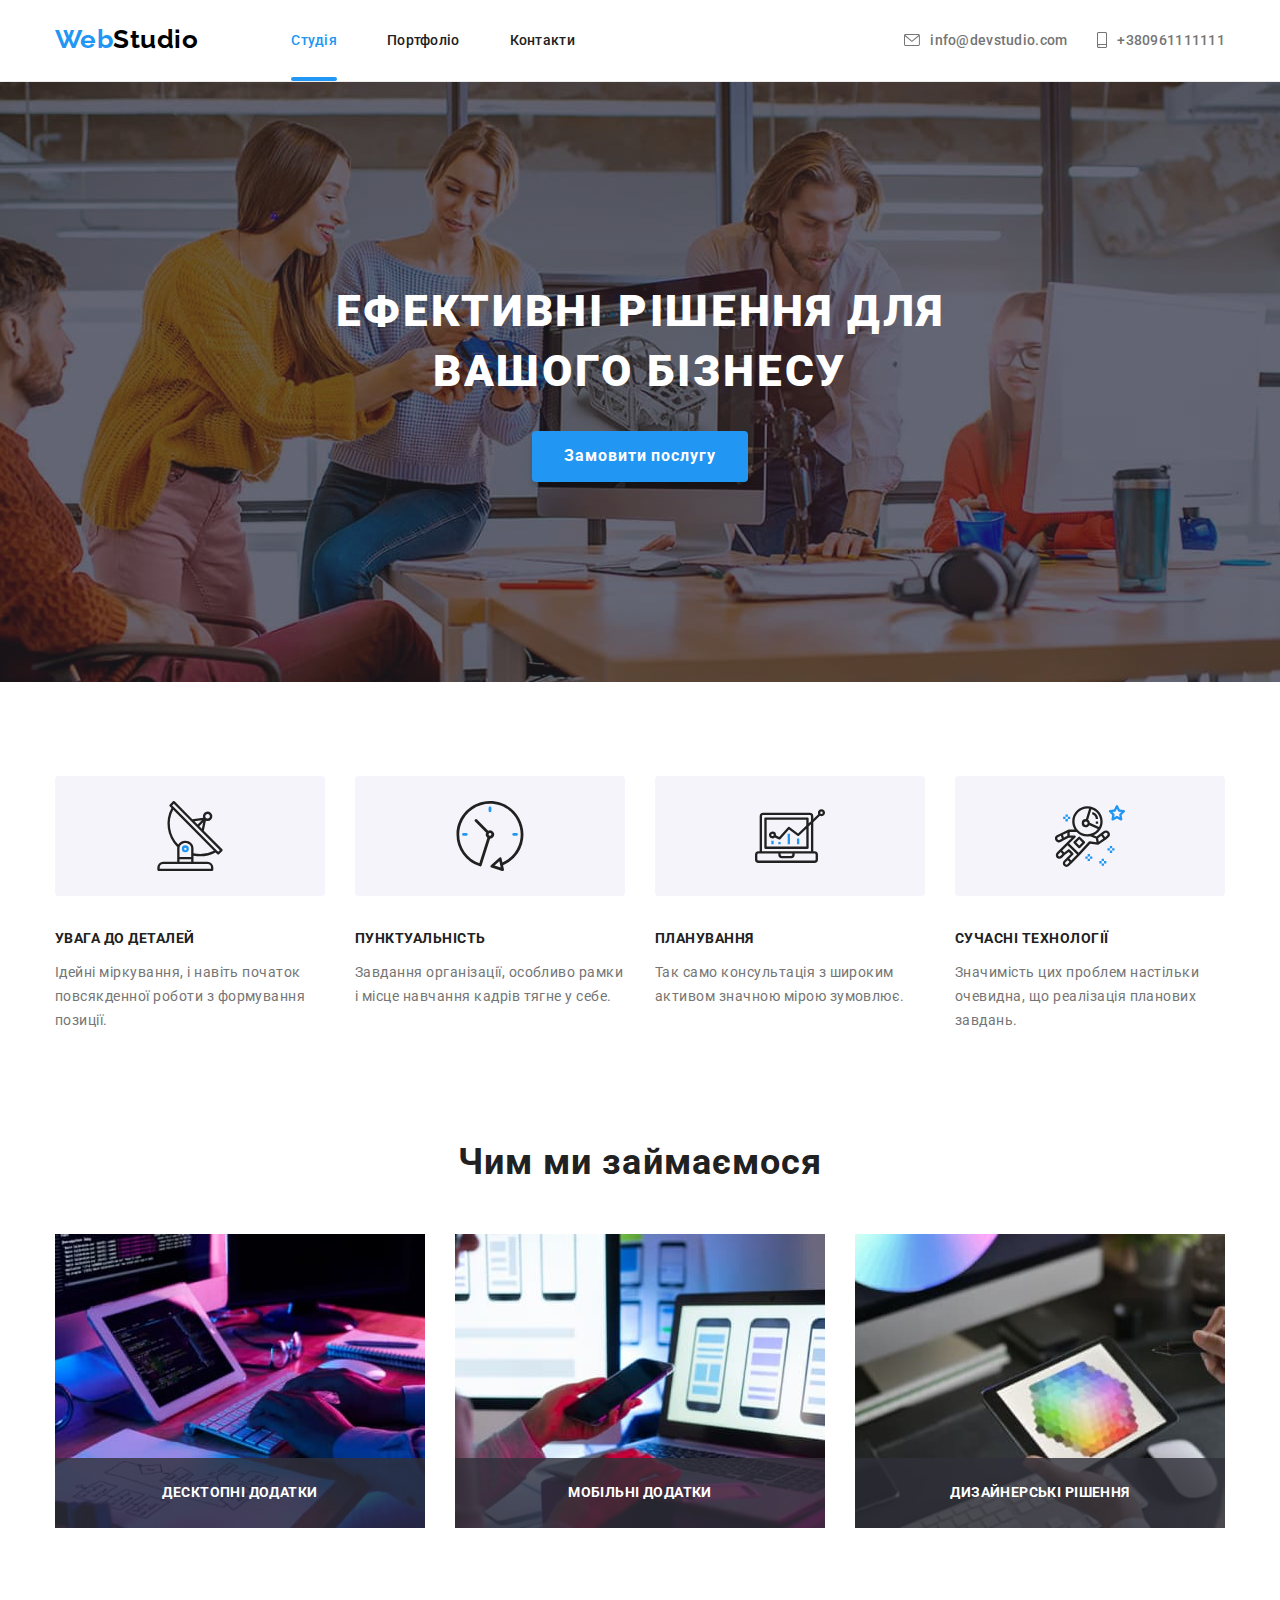
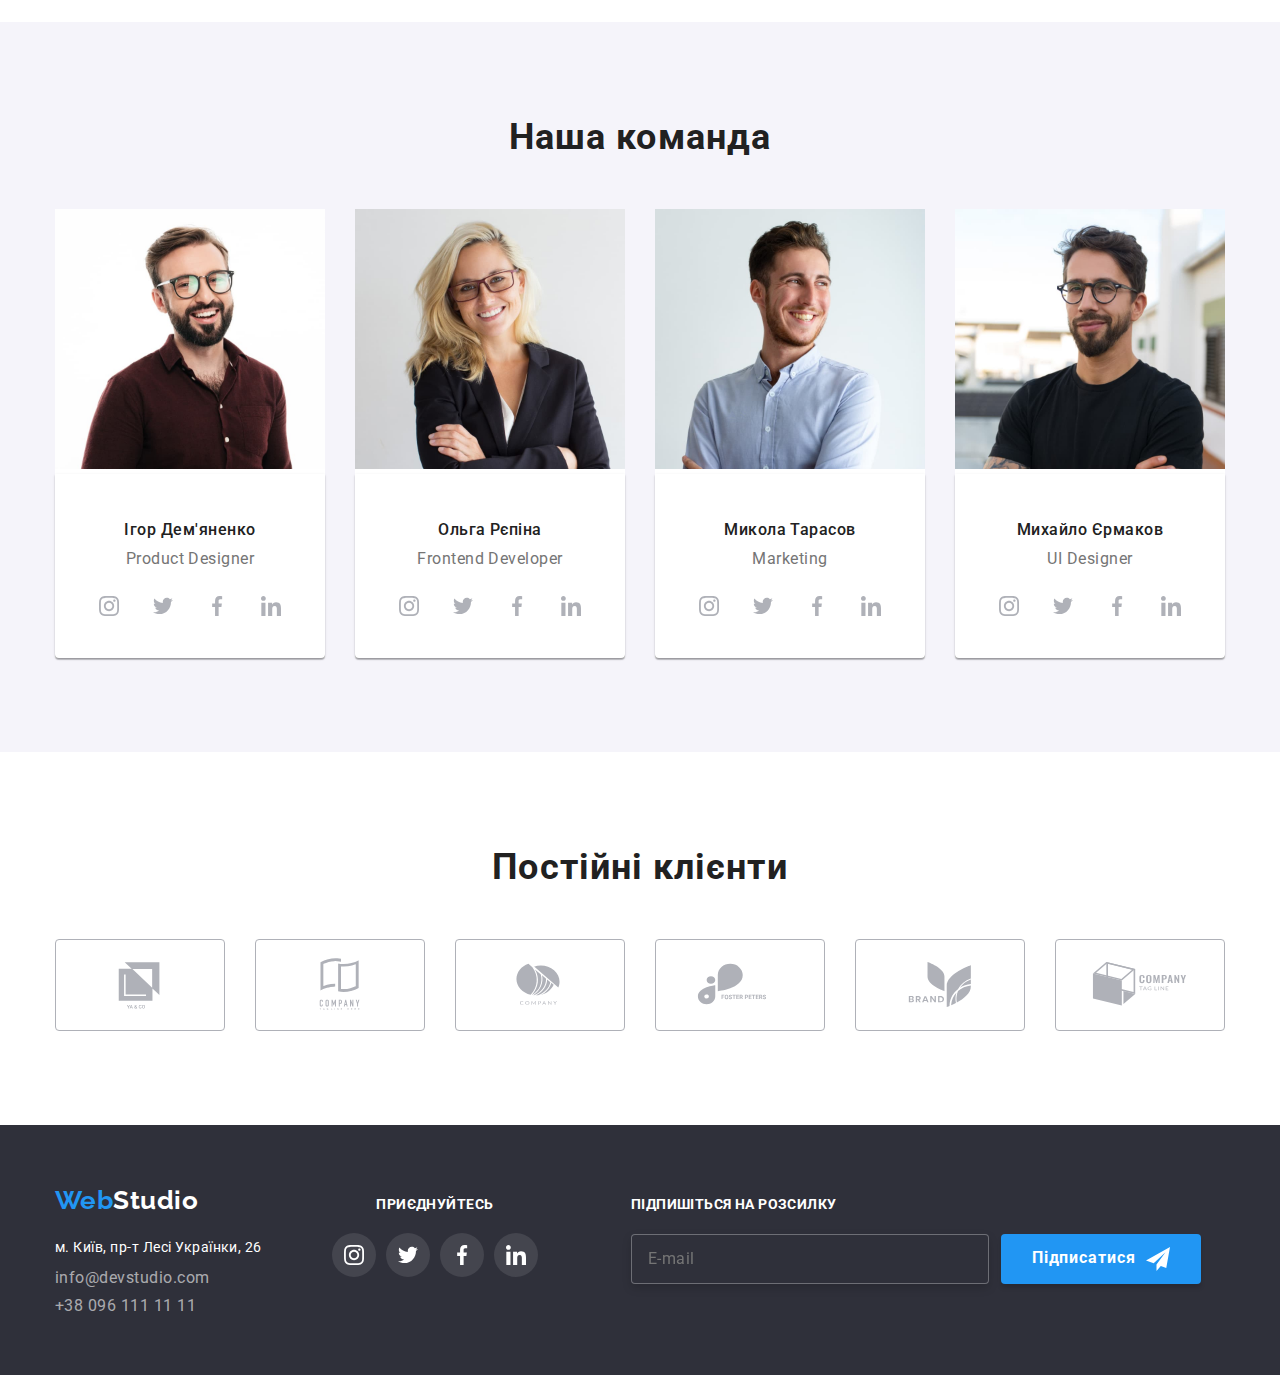
<file: index.html>
<!DOCTYPE html>
<html lang="en">
  <head>
    <meta charset="UTF-8" />
    <meta http-equiv="X-UA-Compatible" content="IE=edge" />
    <meta name="viewport" content="width=device-width, initial-scale=1.0" />
    <title>Головна</title>
    <!-- <link
      href="https://fonts.googleapis.com/css2?family=Raleway:wght@700&family=Roboto:wght@400;500;700;900&display=swap"
      rel="stylesheet"
    />
    <link
      rel="stylesheet"
      href="https://cdnjs.cloudflare.com/ajax/libs/modern-normalize/1.0.0/modern-normalize.min.css"
    /> -->
    <link rel="stylesheet" href="./css/main.min.css" />
    <!-- <link rel="stylesheet" href="./css/styles.css" /> -->
  </head>

  <body>
    <!--Site nav-->
    <header class="header">
      <div class="main-navigation">
        <nav class="site-navigation">
          <a href="./index.html" class="logo">
            <span class="logo--blue">Web</span><span class="logo--black">Studio</span>
          </a>
          <ul class="site-navigation__list">
            <li class="site-navigation__item"><a href="Студія" class="link current">Студія</a></li>
            <li class="site-navigation__item">
              <a href="./portfolio.html" class="link">Портфоліо</a>
            </li>
            <li class="site-navigation__item"><a href="Контакти" class="link">Контакти</a></li>
          </ul>
        </nav>
        <ul class="connection">
          <li class="connection__item">
            <a class="connection__link" href="#" aria-label="envelope">
              <svg class="connection__icon" width="16" height="12">
                <use href="./images/symbol-defs.svg#icon-envelope"></use>
              </svg>
              info@devstudio.com
            </a>
          </li>
          <li class="connection__item">
            <a class="connection__link" href="#" aria-label="smartphone">
              <svg class="connection__icon" width="10" height="16">
                <use href="./images/symbol-defs.svg#icon-smartphone"></use>
              </svg>
              +380961111111
            </a>
          </li>
        </ul>
      </div>
    </header>

    <main>
      <section class="hero">
        <div class="hero__overlay">
          <h1 class="hero__title">
            Ефективні рішення для <br />
            вашого бізнесу
          </h1>
          <button type="button" class="hero__button" data-modal-open>Замовити послугу</button>
        </div>
      </section>

      <!--Features-->
      <section class="features">
        <h2 class="features__title">Особливості</h2>
        <div class="container">
          <ul class="features__list">
            <li class="features__item--first features__item">
              <h3 class="features__name">УВАГА ДО ДЕТАЛЕЙ</h3>
              <p class="features__text">
                Ідейні міркування, і навіть початок повсякденної роботи з формування позиції.
              </p>
            </li>
            <li class="features__item--second features__item">
              <h3 class="features__name">ПУНКТУАЛЬНІСТЬ</h3>
              <p class="features__text">
                Завдання організації, особливо рамки і місце навчання кадрів тягне у себе.
              </p>
            </li>
            <li class="features__item--third features__item">
              <h3 class="features__name">ПЛАНУВАННЯ</h3>
              <p class="features__text">
                Так само консультація з широким активом значною мірою зумовлює.
              </p>
            </li>
            <li class="features__item--fouth features__item">
              <h3 class="features__name">СУЧАСНІ ТЕХНОЛОГІЇ</h3>
              <p class="features__text">
                Значимість цих проблем настільки очевидна, що реалізація планових завдань.
              </p>
            </li>
          </ul>
        </div>
      </section>

      <!--Work-->
      <section class="works">
        <h2 class="works__title">Чим ми займаємося</h2>
        <div class="container">
          <ul class="works__list">
            <li class="works__item">
              <div class="thumb">
                <img
                  src="./images/box1.jpg"
                  alt="Людина за комп'ютером"
                  width="370"
                  height="294"
                  class="thumb__img"
                />
                <div class="thumb__card"><p class="thumb__text">Десктопні додатки</p></div>
              </div>
            </li>

            <li class="works__item">
              <div class="thumb">
                <img
                  src="./images/box2.jpg"
                  alt="Людина за комп'ютером"
                  width="370"
                  height="294"
                  class="thumb__img"
                />
                <div class="thumb__card"><p class="thumb__text">Мобільні додатки</p></div>
              </div>
            </li>

            <li class="works__item">
              <div class="thumb">
                <img
                  src="./images/box3.jpg"
                  alt="Людина за комп'ютером"
                  width="370"
                  height="294"
                  class="thumb__img"
                />
                <div class="thumb__card"><p class="thumb__text">Дизайнерські рішення</p></div>
              </div>
            </li>
          </ul>
        </div>
      </section>

      <!--Command-->
      <section class="command">
        <h2 class="command__title">Наша команда</h2>
        <div class="container">
          <ul class="command__list">
            <li class="command__item">
              <img
                src="./images/productdesigner.jpg"
                alt="Product Designer"
                width="270"
                height="260"
              />
              <div class="person">
                <h3 class="person__title">Ігор Дем'яненко</h3>
                <p class="person__post">Product Designer</p>
                <ul class="social">
                  <li class="social__item">
                    <a class="social__link" href="#" aria-label="instagram">
                      <svg class="social__icon" width="20" height="20">
                        <use href="./images/symbol-defs.svg#icon-instagram"></use>
                      </svg>
                    </a>
                  </li>
                  <li class="social__item">
                    <a class="social__link" href="#" aria-label="twitter">
                      <svg class="social__icon" width="20" height="20">
                        <use href="./images/symbol-defs.svg#icon-twitter"></use>
                      </svg>
                    </a>
                  </li>
                  <li class="social__item">
                    <a class="social__link" href="#" aria-label="facebook">
                      <svg class="social__icon" width="20" height="20">
                        <use href="./images/symbol-defs.svg#icon-facebook"></use>
                      </svg>
                    </a>
                  </li>
                  <li class="social__item">
                    <a class="social__link" href="#" aria-label="linkedin">
                      <svg class="social__icon" width="20" height="20">
                        <use href="./images/symbol-defs.svg#icon-linkedin"></use>
                      </svg>
                    </a>
                  </li>
                </ul>
              </div>
            </li>
            <li class="command__item">
              <img
                src="./images/frontenddeveloper.jpg"
                alt="Frontend Developer"
                width="270"
                height="260"
              />
              <div class="person">
                <h3 class="person__title">Ольга Рєпіна</h3>
                <p class="person__post">Frontend Developer</p>
                <ul class="social">
                  <li class="social__item">
                    <a class="social__link" href="#" aria-label="instagram">
                      <svg class="social__icon" width="20" height="20">
                        <use href="./images/symbol-defs.svg#icon-instagram"></use>
                      </svg>
                    </a>
                  </li>
                  <li class="social__item">
                    <a class="social__link" href="#" aria-label="twitter">
                      <svg class="social__icon" width="20" height="20">
                        <use href="./images/symbol-defs.svg#icon-twitter"></use>
                      </svg>
                    </a>
                  </li>
                  <li class="social__item">
                    <a class="social__link" href="#" aria-label="facebook">
                      <svg class="social__icon" width="20" height="20">
                        <use href="./images/symbol-defs.svg#icon-facebook"></use>
                      </svg>
                    </a>
                  </li>
                  <li class="social__item">
                    <a class="social__link" href="#" aria-label="linkedin">
                      <svg class="social__icon" width="20" height="20">
                        <use href="./images/symbol-defs.svg#icon-linkedin"></use>
                      </svg>
                    </a>
                  </li>
                </ul>
              </div>
            </li>
            <li class="command__item">
              <img src="./images/marketing.jpg" alt="Marketing" width="270" height="260" />
              <div class="person">
                <h3 class="person__title">Микола Тарасов</h3>
                <p class="person__post">Marketing</p>
                <ul class="social">
                  <li class="social__item">
                    <a class="social__link" href="#" aria-label="instagram">
                      <svg class="social__icon" width="20" height="20">
                        <use href="./images/symbol-defs.svg#icon-instagram"></use>
                      </svg>
                    </a>
                  </li>
                  <li class="social__item">
                    <a class="social__link" href="#" aria-label="twitter">
                      <svg class="social__icon" width="20" height="20">
                        <use href="./images/symbol-defs.svg#icon-twitter"></use>
                      </svg>
                    </a>
                  </li>
                  <li class="social__item">
                    <a class="social__link" href="#" aria-label="facebook">
                      <svg class="social__icon" width="20" height="20">
                        <use href="./images/symbol-defs.svg#icon-facebook"></use>
                      </svg>
                    </a>
                  </li>
                  <li class="social__item">
                    <a class="social__link" href="#" aria-label="linkedin">
                      <svg class="social__icon" width="20" height="20">
                        <use href="./images/symbol-defs.svg#icon-linkedin"></use>
                      </svg>
                    </a>
                  </li>
                </ul>
              </div>
            </li>
            <li class="command__item">
              <img src="./images/uidesigner.jpg" alt="UI Designer" width="270" height="260" />
              <div class="person">
                <h3 class="person__title">Михайло Єрмаков</h3>
                <p class="person__post">UI Designer</p>
                <ul class="social">
                  <li class="social__item">
                    <a class="social__link" href="#" aria-label="instagram">
                      <svg class="social__icon" width="20" height="20">
                        <use href="./images/symbol-defs.svg#icon-instagram"></use>
                      </svg>
                    </a>
                  </li>
                  <li class="social__item">
                    <a class="social__link" href="#" aria-label="twitter">
                      <svg class="social__icon" width="20" height="20">
                        <use href="./images/symbol-defs.svg#icon-twitter"></use>
                      </svg>
                    </a>
                  </li>
                  <li class="social__item">
                    <a class="social__link" href="#" aria-label="facebook">
                      <svg class="social__icon" width="20" height="20">
                        <use href="./images/symbol-defs.svg#icon-facebook"></use>
                      </svg>
                    </a>
                  </li>
                  <li class="social__item">
                    <a class="social__link" href="#" aria-label="linkedin">
                      <svg class="social__icon" width="20" height="20">
                        <use href="./images/symbol-defs.svg#icon-linkedin"></use>
                      </svg>
                    </a>
                  </li>
                </ul>
              </div>
            </li>
          </ul>
        </div>
      </section>

      <!-- Regular client -->
      <section class="regularclient">
        <h2 class="regularclient__title">Постійні клієнти</h2>
        <div class="container">
          <ul class="regularclient__list">
            <li class="regularclient__item">
              <a class="regularclient__link" href="#" aria-label="yako">
                <svg class="regularclient__icon" width="106" height="60">
                  <use href="./images/symbol-defs.svg#icon-yako"></use>
                </svg>
              </a>
            </li>
            <li class="regularclient__item">
              <a class="regularclient__link" href="#" aria-label="tagline">
                <svg class="regularclient__icon" width="106" height="60">
                  <use href="./images/symbol-defs.svg#icon-tagline"></use>
                </svg>
              </a>
            </li>
            <li class="regularclient__item">
              <a class="regularclient__link" href="#" aria-label="company">
                <svg class="regularclient__icon" width="106" height="60">
                  <use href="./images/symbol-defs.svg#icon-company"></use>
                </svg>
              </a>
            </li>
            <li class="regularclient__item">
              <a class="regularclient__link" href="#" aria-label="foster">
                <svg class="regularclient__icon" width="106" height="60">
                  <use href="./images/symbol-defs.svg#icon-foster"></use>
                </svg>
              </a>
            </li>
            <li class="regularclient__item">
              <a class="regularclient__link" href="#" aria-label="brand">
                <svg class="regularclient__icon" width="106" height="60">
                  <use href="./images/symbol-defs.svg#icon-brand"></use>
                </svg>
              </a>
            </li>
            <li class="regularclient__item">
              <a class="regularclient__link" href="#" aria-label="tag">
                <svg class="regularclient__icon" width="106" height="60">
                  <use href="./images/symbol-defs.svg#icon-tag"></use>
                </svg>
              </a>
            </li>
          </ul>
        </div>
      </section>
    </main>

    <!--Footer-->
    <footer>
      <div class="footer">
        <div class="container">
          <div>
            <a href="./index.html" class="logo">
              <span class="logo--blue">Web</span><span class="logo--white">Studio</span>
            </a>
            <!--Contacts-->
            <address class="contacts">
              <ul class="contacts__list">
                <li class="contacts__item">
                  <a
                    href="https://goo.gl/maps/4yeFiKxMRU1gBtnu8"
                    target="_blank"
                    rel="noopener noreferrer"
                    class="contacts__link--address"
                    >м. Київ, пр-т Лесі Українки, 26</a
                  >
                </li>
                <li class="contacts__item">
                  <a href="" class="contacts__link">info@devstudio.com</a>
                </li>
                <li class="contacts__item">
                  <a href="" class="contacts__link">+38 096 111 11 11</a>
                </li>
              </ul>
            </address>
          </div>

          <div class="prompted">
            <h2 class="prompted__title">приєднуйтесь</h2>
            <ul class="prompted__list">
              <li class="prompted__item">
                <a class="prompted__link" href="#" aria-label="instagram">
                  <svg class="icon" width="20" height="20">
                    <use href="./images/symbol-defs.svg#icon-instagram"></use>
                  </svg>
                </a>
              </li>
              <li class="prompted__item">
                <a class="prompted__link" href="#" aria-label="twitter">
                  <svg class="icon" width="20" height="20">
                    <use href="./images/symbol-defs.svg#icon-twitter"></use>
                  </svg>
                </a>
              </li>
              <li class="prompted__item">
                <a class="prompted__link" href="#" aria-label="facebook">
                  <svg class="icon" width="20" height="20">
                    <use href="./images/symbol-defs.svg#icon-facebook"></use>
                  </svg>
                </a>
              </li>
              <li class="prompted__item">
                <a class="prompted__link" href="#" aria-label="linkedin">
                  <svg class="icon" width="20" height="20">
                    <use href="./images/symbol-defs.svg#icon-linkedin"></use>
                  </svg>
                </a>
              </li>
            </ul>
          </div>

          <div>
            <form class="form">
              <div class="submit-field">
                <label for="email">Підпишіться на розсилку</label>
                <div class="submit">
                  <input type="email" name="email" id="email" placeholder="E-mail" />
                  <button class="submit-button" type="submit">
                    Підписатися
                    <svg class="submit-svg" width="24" height="24">
                      <use href="./images/button_send/symbol-defs.svg#icon-icon-send-2-1"></use>
                    </svg>
                  </button>
                </div>
              </div>
            </form>
          </div>
        </div>
      </div>
    </footer>

    <div class="backdrop is-hidden" data-modal>
      <div class="modal">
        <button class="modal__button--close" type="button" data-modal-close>
          <svg class="modal__svg--close" width="18" height="18">
            <use href="./images/modalclose/symbol-defs.svg#icon-close-black-18dp-2-1-1"></use>
          </svg>
        </button>

        <form class="form">
          <h2 class="form__title">Залиште свої дані, ми вам передзвонимо</h2>
          <div class="form__field">
            <label for="name" class="form__label">Ім'я</label>
            <div class="case">
              <input type="text" name="name" id="name" class="case__input" autocomplete="off" />
              <svg class="case__icon--first" width="18" height="18">
                <use href="./images/person/symbol-defs.svg#icon-person-black-18dp-1-1"></use>
              </svg>
            </div>
            <span class="cursor" heigt="16"></span>
          </div>
          <div class="form__field">
            <label for="phone" class="form__label">Телефон</label>
            <div class="case">
              <input type="tel" name="phone" id="phone" class="case__input" autocomplete="off" />
              <svg class="case__icon--second" width="18" height="18">
                <use href="./images/phone/symbol-defs.svg#icon-phone-black-18dp-1-1"></use>
              </svg>
            </div>
          </div>
          <div class="form__field">
            <label for="mail" class="form__label">Пошта</label>
            <div class="case">
              <input type="email" name="mail" id="mail" class="case__input" autocomplete="off" />
              <svg class="case__icon--third" width="18" height="18">
                <use href="./images/email-form/symbol-defs.svg#icon-email-black-18dp-1-1"></use>
              </svg>
            </div>
          </div>
          <div class="form__field">
            <label for="feedback" class="form__label">Коментар</label
            ><textarea
              class="form__textarea"
              name="feedback"
              id="feedback"
              placeholder="Введіть текст"
            ></textarea>
          </div>

          <div class="form__agree--checkbox form-agree">
            <input
              type="checkbox"
              name="contract"
              value="reading"
              id="contract"
              class="form-agree__input--checkbox"
            />

            <label class="form-agree__text" for="contract">
              <svg class="form-agree__icon--checkbox" width="16" height="15">
                <use href="./images/check/symbol-defs.svg#icon-Vector-1"></use>
              </svg>
              <span>Погоджуюся з розсилкою та приймаю</span>
              <a href="" class="form-agree__link">&nbsp;Умови договору</a>
            </label>
          </div>
          <button type="submit" class="form__button">Відправити</button>
        </form>
      </div>
    </div>

    <script src="./js/modal.js"></script>
  </body>
</html>
</file>
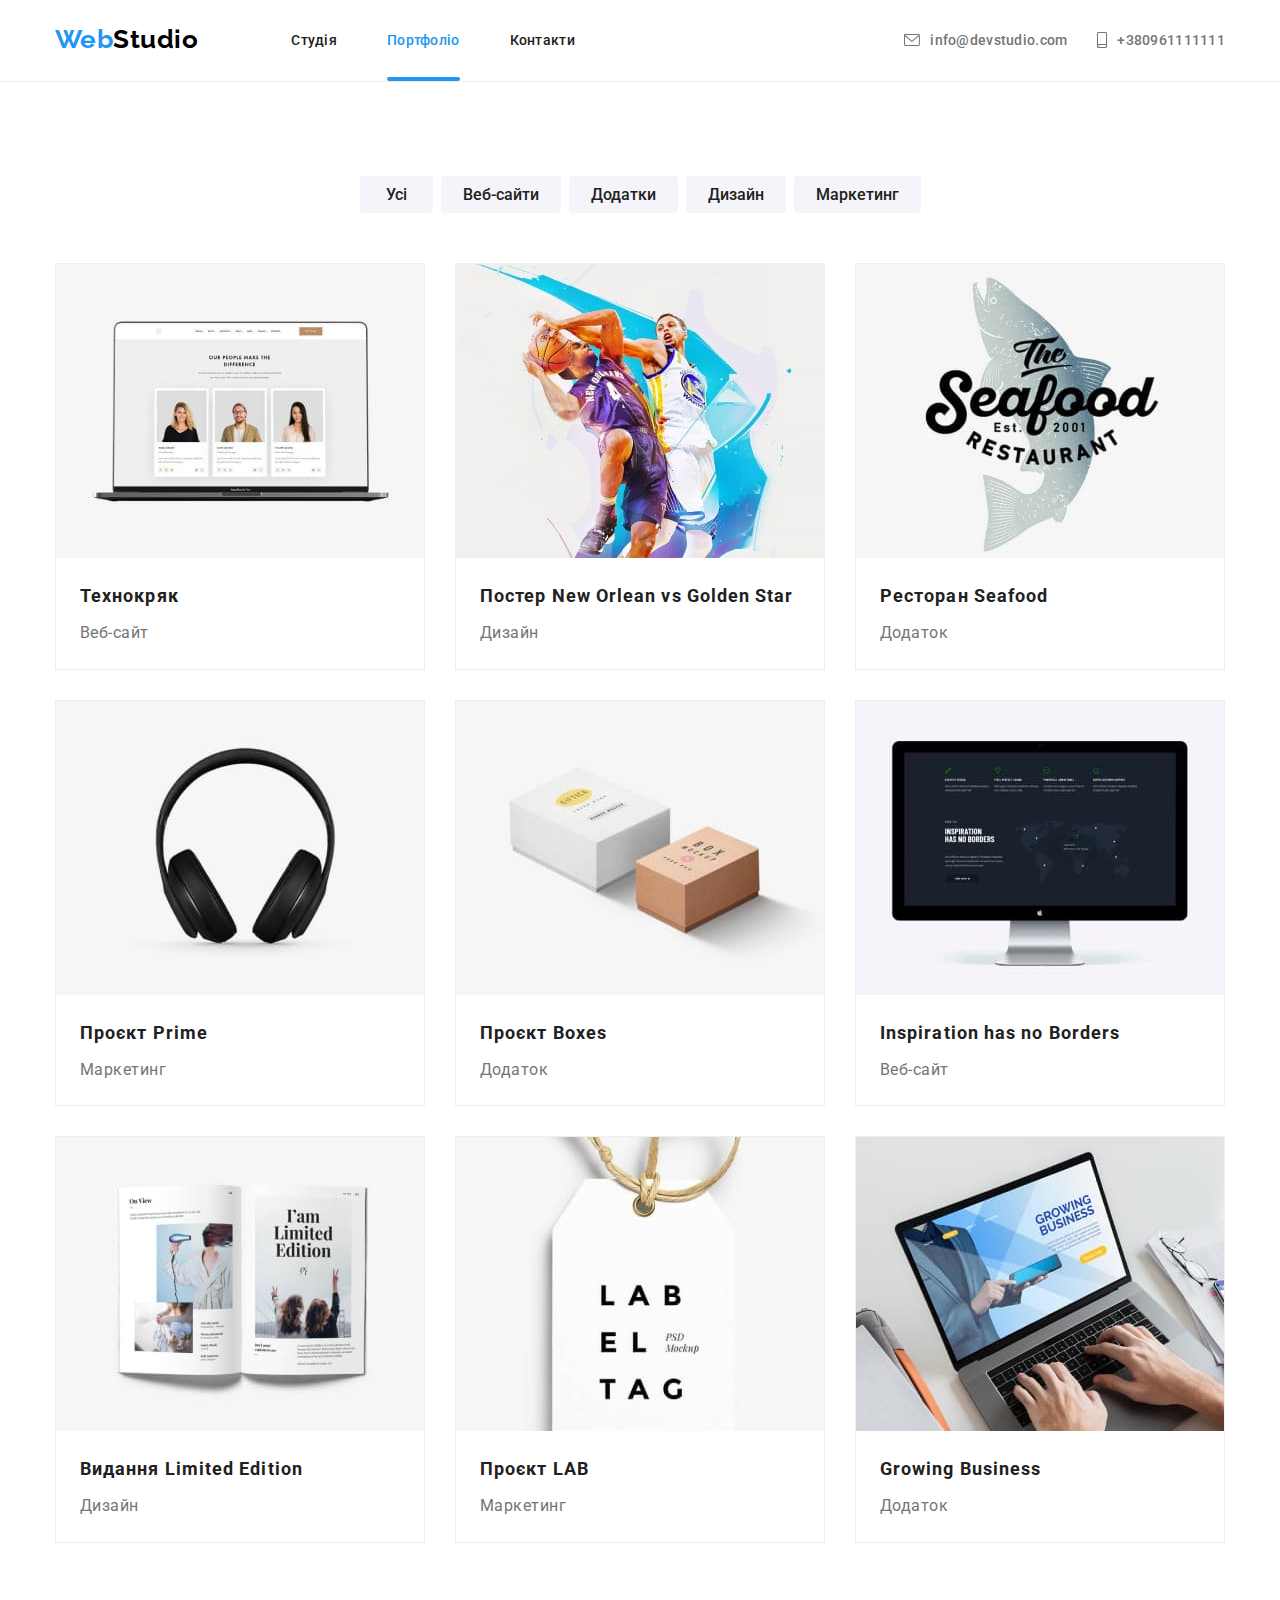
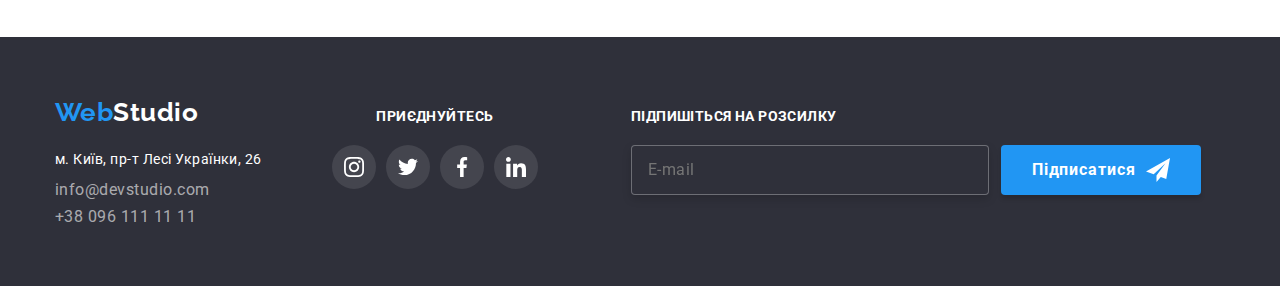
<file: portfolio.html>
<!DOCTYPE html>
<html lang="en">
  <head>
    <meta charset="UTF-8" />
    <meta http-equiv="X-UA-Compatible" content="IE=edge" />
    <meta name="viewport" content="width=device-width, initial-scale=1.0" />
    <title>Портфоліо</title>
    <!-- <link
      href="https://fonts.googleapis.com/css2?family=Raleway:wght@700&family=Roboto:wght@400;500;700;900&display=swap"
      rel="stylesheet"
    />
    <link
      rel="stylesheet"
      href="https://cdnjs.cloudflare.com/ajax/libs/modern-normalize/1.0.0/modern-normalize.min.css"
    /> -->
    <link rel="stylesheet" href="./css/main.min.css" />
    <!-- <link rel="stylesheet" href="./css/styles.css" /> -->
  </head>
  <body>
    <!--Шапка сайту-->
    <header class="header">
      <div class="main-navigation">
        <nav class="site-navigation">
          <a href="./index.html" class="logo">
            <span class="logo--blue">Web</span><span class="logo--black">Studio</span>
          </a>
          <ul class="site-navigation__list">
            <li class="site-navigation__item"><a href="./index.html" class="link">Студія</a></li>
            <li class="site-navigation__item">
              <a href="Портфоліо" class="link current">Портфоліо</a>
            </li>
            <li class="site-navigation__item"><a href="Контакти" class="link">Контакти</a></li>
          </ul>
        </nav>
        <ul class="connection">
          <li class="connection__item">
            <a class="connection__link" href="#" aria-label="envelope">
              <svg class="connection__icon" width="16" height="12">
                <use href="./images/symbol-defs.svg#icon-envelope"></use>
              </svg>
              info@devstudio.com
            </a>
          </li>
          <li class="connection__item">
            <a class="connection__link" href="#" aria-label="smartphone">
              <svg class="connection__icon" width="10" height="16">
                <use href="./images/symbol-defs.svg#icon-smartphone"></use>
              </svg>
              +380961111111
            </a>
          </li>
        </ul>
      </div>
    </header>

    <main>
      <section class="portfolio">
        <div class="container">
          <div>
            <h1 class="portfolio__title--none">Портфоліо</h1>
            <ul class="portfolio-button__list">
              <li class="portfolio-button__item">
                <button type="button" class="portfolio__button">Усі</button>
              </li>
              <li class="portfolio-button__item">
                <button type="button" class="portfolio__button">Веб-сайти</button>
              </li>
              <li class="portfolio-button__item">
                <button type="button" class="portfolio__button">Додатки</button>
              </li>
              <li class="portfolio-button__item">
                <button type="button" class="portfolio__button">Дизайн</button>
              </li>
              <li class="portfolio-button__item">
                <button type="button" class="portfolio__button">Маркетинг</button>
              </li>
            </ul>

            <ul class="projects__list">
              <li class="projects__item">
                <div class="projects__box">
                  <img src="./images/technocrack.jpg" alt="technocrack" width="370" height="294" />
                  <div class="projects__overlay">
                    <p>
                      Ресурс пропонує комплексні пропозиції з різним рівнем функціоналу та сервісів.
                      Все це дозволить відвідувачу отримати вичерпні відомості про компанію чи
                      приватну особу.
                    </p>
                  </div>
                </div>
                <div class="projects__type">
                  <h2 class="projects__name">Технокряк</h2>
                  <p class="projects__app">Веб-сайт</p>
                </div>
              </li>

              <li class="projects__item">
                <div class="projects__box">
                  <img
                    src="./images/posternewstar.jpg"
                    alt="Постер New Orlean vs Golden Star"
                    width="370"
                    height="294"
                  />
                  <div class="projects__overlay">
                    <p>
                      Ресурс пропонує комплексні пропозиції з різним рівнем функціоналу та сервісів.
                      Все це дозволить відвідувачу отримати вичерпні відомості про компанію чи
                      приватну особу.
                    </p>
                  </div>
                </div>
                <div class="projects__type">
                  <h2 class="projects__name">Постер New Orlean vs Golden Star</h2>
                  <p class="projects__app">Дизайн</p>
                </div>
              </li>

              <li class="projects__item">
                <div class="projects__box">
                  <img
                    src="./images/restaurantseafood.jpg"
                    alt="Ресторан Seafood"
                    width="370"
                    height="294"
                  />
                  <div class="projects__overlay">
                    <p>
                      Ресурс пропонує комплексні пропозиції з різним рівнем функціоналу та сервісів.
                      Все це дозволить відвідувачу отримати вичерпні відомості про компанію чи
                      приватну особу.
                    </p>
                  </div>
                </div>

                <div class="projects__type">
                  <h2 class="projects__name">Ресторан Seafood</h2>
                  <p class="projects__app">Додаток</p>
                </div>
              </li>

              <li class="projects__item">
                <div class="projects__box">
                  <img
                    src="./images/projectprime.jpg"
                    alt="Проєкт Prime"
                    width="370"
                    height="294"
                  />
                  <div class="projects__overlay">
                    <p>
                      Ресурс пропонує комплексні пропозиції з різним рівнем функціоналу та сервісів.
                      Все це дозволить відвідувачу отримати вичерпні відомості про компанію чи
                      приватну особу.
                    </p>
                  </div>
                </div>

                <div class="projects__type">
                  <h2 class="projects__name">Проєкт Prime</h2>
                  <p class="projects__app">Маркетинг</p>
                </div>
              </li>

              <li class="projects__item">
                <div class="projects__box">
                  <img
                    src="./images/projectboxes.jpg"
                    alt="Проєкт Boxes"
                    width="370"
                    height="294"
                  />
                  <div class="projects__overlay">
                    <p>
                      Ресурс пропонує комплексні пропозиції з різним рівнем функціоналу та сервісів.
                      Все це дозволить відвідувачу отримати вичерпні відомості про компанію чи
                      приватну особу.
                    </p>
                  </div>
                </div>
                <div class="projects__type">
                  <h2 class="projects__name">Проєкт Boxes</h2>
                  <p class="projects__app">Додаток</p>
                </div>
              </li>

              <li class="projects__item">
                <div class="projects__box">
                  <img
                    src="./images/inspiration.jpg"
                    alt="Inspiration has no Borders"
                    width="370"
                    height="294"
                  />
                  <div class="projects__overlay">
                    <p>
                      Ресурс пропонує комплексні пропозиції з різним рівнем функціоналу та сервісів.
                      Все це дозволить відвідувачу отримати вичерпні відомості про компанію чи
                      приватну особу.
                    </p>
                  </div>
                </div>
                <div class="projects__type">
                  <h2 class="projects__name">Inspiration has no Borders</h2>
                  <p class="projects__app">Веб-сайт</p>
                </div>
              </li>

              <li class="projects__item">
                <div class="projects__box">
                  <img
                    src="./images/limitededition.jpg"
                    alt="Видання Limited Edition"
                    width="370"
                    height="294"
                  />
                  <div class="projects__overlay">
                    <p>
                      Ресурс пропонує комплексні пропозиції з різним рівнем функціоналу та сервісів.
                      Все це дозволить відвідувачу отримати вичерпні відомості про компанію чи
                      приватну особу.
                    </p>
                  </div>
                </div>

                <div class="projects__type">
                  <h2 class="projects__name">Видання Limited Edition</h2>
                  <p class="projects__app">Дизайн</p>
                </div>
              </li>

              <li class="projects__item">
                <div class="projects__box">
                  <img src="./images/projectlab.jpg" alt="Проєкт LAB" width="370" height="294" />
                  <div class="projects__overlay">
                    <p>
                      Ресурс пропонує комплексні пропозиції з різним рівнем функціоналу та сервісів.
                      Все це дозволить відвідувачу отримати вичерпні відомості про компанію чи
                      приватну особу.
                    </p>
                  </div>
                </div>

                <div class="projects__type">
                  <h2 class="projects__name">Проєкт LAB</h2>
                  <p class="projects__app">Маркетинг</p>
                </div>
              </li>

              <li class="projects__item">
                <div class="projects__box">
                  <img
                    src="./images/growingbusiness.jpg"
                    alt="Growing Business"
                    width="370"
                    height="294"
                  />
                  <div class="projects__overlay">
                    <p>
                      Ресурс пропонує комплексні пропозиції з різним рівнем функціоналу та сервісів.
                      Все це дозволить відвідувачу отримати вичерпні відомості про компанію чи
                      приватну особу.
                    </p>
                  </div>
                </div>

                <div class="projects__type">
                  <h2 class="projects__name">Growing Business</h2>
                  <p class="projects__app">Додаток</p>
                </div>
              </li>
            </ul>
          </div>
        </div>
      </section>
    </main>

    <!--Footer-->
    <footer>
      <div class="footer">
        <div class="container">
          <div>
            <a href="./index.html" class="logo">
              <span class="logo--blue">Web</span><span class="logo--white">Studio</span>
            </a>
            <!--Contacts-->
            <address class="contacts">
              <ul class="contacts__list">
                <li class="contacts__item">
                  <a
                    href="https://goo.gl/maps/4yeFiKxMRU1gBtnu8"
                    target="_blank"
                    rel="noopener noreferrer"
                    class="contacts__link--address"
                    >м. Київ, пр-т Лесі Українки, 26</a
                  >
                </li>
                <li class="contacts__item">
                  <a href="" class="contacts__link">info@devstudio.com</a>
                </li>
                <li class="contacts__item">
                  <a href="" class="contacts__link">+38 096 111 11 11</a>
                </li>
              </ul>
            </address>
          </div>

          <div class="prompted">
            <h2 class="prompted__title">приєднуйтесь</h2>
            <ul class="prompted__list">
              <li class="prompted__item">
                <a class="prompted__link" href="#" aria-label="instagram">
                  <svg class="icon" width="20" height="20">
                    <use href="./images/symbol-defs.svg#icon-instagram"></use>
                  </svg>
                </a>
              </li>
              <li class="prompted__item">
                <a class="prompted__link" href="#" aria-label="twitter">
                  <svg class="icon" width="20" height="20">
                    <use href="./images/symbol-defs.svg#icon-twitter"></use>
                  </svg>
                </a>
              </li>
              <li class="prompted__item">
                <a class="prompted__link" href="#" aria-label="facebook">
                  <svg class="icon" width="20" height="20">
                    <use href="./images/symbol-defs.svg#icon-facebook"></use>
                  </svg>
                </a>
              </li>
              <li class="prompted__item">
                <a class="prompted__link" href="#" aria-label="linkedin">
                  <svg class="icon" width="20" height="20">
                    <use href="./images/symbol-defs.svg#icon-linkedin"></use>
                  </svg>
                </a>
              </li>
            </ul>
          </div>

          <div>
            <form class="form">
              <div class="submit-field">
                <label for="email">Підпишіться на розсилку</label>
                <div class="submit">
                  <input type="email" name="email" id="email" placeholder="E-mail" />
                  <button class="submit-button" type="submit">
                    Підписатися
                    <svg class="submit-svg" width="24" height="24">
                      <use href="./images/button_send/symbol-defs.svg#icon-icon-send-2-1"></use>
                    </svg>
                  </button>
                </div>
              </div>
            </form>
          </div>
        </div>
      </div>
    </footer>
  </body>
</html>
</file>
<file: css/main.min.css>
@import"https://fonts.googleapis.com/css2?family=Raleway:wght@700&family=Roboto:wght@400;500;700;900&display=swap";@import"https://cdnjs.cloudflare.com/ajax/libs/modern-normalize/1.1.0/modern-normalize.min.css";body{background-color:var(--button-text-color);color:var(--primary-text-color);font-family:"Roboto",sans-serif;font-weight:400;font-style:normal;letter-spacing:.03em}.container{width:1200px;margin-left:auto;margin-right:auto;padding-right:15px;padding-left:15px}:root{--primary-text-color: rgba(33, 33, 33, 1);--secondary-text-color: rgba(117, 117, 117, 1);--tertiary-text-color: rgba(255, 255, 255, 0.6);--accent-color: rgba(33, 150, 243, 1);--logo-first-color: rgba(0, 0, 0, 1);--button-text-color: rgba(255, 255, 255, 1);--bcg-button-color: rgba(245, 244, 250, 1);--bcg-hero-color: rgba(47, 48, 58, 1);--color-border-projects: rgba(238, 238, 238, 1);--color-border-header: rgba(236, 236, 236, 1);--color-icon: rgba(175, 177, 184, 1);--gradient-hero: rgba(47, 48, 58, 0.4);--color-thumb-text: rgba(47, 48, 58, 0.8);--form-field-input: rgba(33, 33, 33, 0.2);--form-button-bcg-hover: rgba(24, 140, 232, 1)}:root{--timing-function: cubic-bezier(0.4, 0, 0.2, 1)}.projects__item:nth-child(3n){margin-right:0}.projects__item:nth-last-child(-n+3){margin-bottom:0}.prompted__list .prompted__item:last-child,.regularclient__list .regularclient__item:last-child,.command__list .command__item:last-child,.works__list .works__item:last-child,.features__list .features__item+.features__item:last-child{margin-right:0}ul{padding:0;margin:0;list-style:none}h2{margin:0;margin-bottom:50px;color:var(--primary-text-color);font-weight:700;font-size:36px;line-height:1.2;text-align:center;letter-spacing:.03em}.header{border-bottom:1px solid #ececec}.main-navigation{display:flex;align-items:center;width:1200px;margin-right:auto;padding-right:15px;padding-left:15px;margin-left:auto}.site-navigation{display:flex;align-items:center}.site-navigation__list{display:flex;margin-left:93px}.site-navigation__list .site-navigation__item+.site-navigation__item{margin-left:50px}.link{display:block;position:relative;padding-top:32px;padding-bottom:32px;color:var(--primary-text-color);font-weight:500;font-size:14px;line-height:1.2;letter-spacing:.02em;text-decoration:none;transition:color 250ms var(--timing-function)}.link:hover,.link:focus{color:var(--accent-color)}.link.current{position:relative;color:var(--accent-color)}.link.current::after{content:"";position:absolute;margin-top:11px;left:0;bottom:0;display:block;width:100%;height:4px;background-color:var(--accent-color);border-radius:2px;opacity:1}.connection{display:flex;margin-left:auto}.connection .connection__item+.connection__item{margin-left:30px}.connection__link{display:inline-flex;align-items:center;padding-top:32px;padding-bottom:32px;color:var(--secondary-text-color);font-weight:500;font-size:14px;line-height:1.2;letter-spacing:.02em;text-decoration:none;transition:color 250ms var(--timing-function)}.connection__link:hover,.connection__link:focus{color:var(--accent-color)}.connection__link .connection__icon{fill:currentColor;margin-right:10px}.hero{margin:0;padding-top:0;padding-bottom:0;text-align:center}.hero__overlay{max-width:1600px;height:600px;margin-right:auto;margin-left:auto;padding-top:200px;padding-bottom:200px;outline:1px solid var(--overlay);background-image:linear-gradient(var(--gradient-hero), var(--gradient-hero)),url("../images/hero.jpg");background-color:var(--bcg-hero-color);background-repeat:no-repeat;background-position:center;background-size:cover;text-align:center}.hero__title{margin-top:0;margin-bottom:30px;color:var(--button-text-color);font-weight:900;font-size:44px;line-height:1.36;letter-spacing:.06em;text-transform:uppercase}.hero__button{border-radius:4px;border:rgba(0,0,0,0);padding:10px 32px;min-width:216px;background-color:var(--accent-color);box-shadow:0px 4px 4px rgba(0,0,0,.15);color:var(--button-text-color);font-family:inherit;font-weight:700;font-size:16px;line-height:1.88;letter-spacing:.06em;text-align:center;align-items:center}.features{margin:0;padding-top:94px;padding-bottom:94px}.features .features__title{display:none}.features__list{display:flex;content:""}.features__list .features__item+.features__item{margin-left:30px}.features__name{margin-top:30px;margin-bottom:10px;color:var(--primary-text-color);font-weight:700;font-size:14px;line-height:1.2;text-transform:uppercase;text-align:left}.features__text{color:var(--secondary-text-color);font-size:14px;line-height:1.71}.features__item--first::before{display:inline-block;content:"";width:270px;height:120px;border-radius:4px;background-color:var(--bcg-button-color);background-repeat:no-repeat;background-position:center;background-image:url(../images/antenna.svg)}.features__item--second::before{display:inline-block;content:"";width:270px;height:120px;border-radius:4px;background-color:var(--bcg-button-color);background-repeat:no-repeat;background-position:center;background-image:url(../images/clock.svg)}.features__item--third::before{display:inline-block;content:"";width:270px;height:120px;border-radius:4px;background-color:var(--bcg-button-color);background-repeat:no-repeat;background-position:center;background-image:url(../images/diagram.svg)}.features__item--fouth::before{display:inline-block;content:"";width:270px;height:120px;border-radius:4px;background-color:var(--bcg-button-color);background-repeat:no-repeat;background-position:center;background-image:url(../images/astronaut.svg)}.works{margin:0;padding-top:0px;padding-bottom:94px}.works__list{display:flex;content:"";max-height:294px}.works__list .works__item{display:block;content:"";position:relative;overflow:hidden;margin-right:30px}.thumb__text{margin:0;padding-top:27px;padding-bottom:27px}.thumb>.thumb__card{display:flex;content:"";position:absolute;width:370px;height:70px;bottom:0;justify-content:center;color:var(--button-text-color);background-color:var(--color-thumb-text);font-weight:700;font-size:14px;line-height:1.14;text-align:center;letter-spacing:.03em;text-transform:uppercase}.command{margin:0;padding-bottom:94px;padding-top:94px;background-color:var(--bcg-button-color)}.command__list{display:flex;justify-content:space-between}.command__list .command__item{background-color:var(--button-text-color);margin-right:30px}.person{padding-top:30px;padding-bottom:30px;box-shadow:0px 1px 3px rgba(0,0,0,.12),0px 1px 1px rgba(0,0,0,.14),0px 2px 1px rgba(0,0,0,.2);border-radius:0px 0px 4px 4px}.person .person__title{margin-bottom:10px;color:var(--primary-text-color);font-weight:500;font-size:16px;line-height:1.2;text-align:center}.person .person__post{margin-top:0;margin-bottom:0;color:var(--secondary-text-color);font-size:16px;line-height:1.2;text-align:center}.social{display:flex;justify-content:center;margin-top:16px}.social .social__item{margin-right:10px}.social .social__item:last-child{margin-right:0}.social__link{display:flex;width:44px;height:44px;justify-content:center;align-items:center;color:var(--color-icon);border-radius:50%;transition:color 250ms var(--timing-function),background-color 250ms var(--timing-function)}.social__link:hover,.social__link:focus{color:var(--button-text-color);background-color:var(--accent-color)}.social__link .social__icon{fill:currentColor}.regularclient{margin:0;padding-top:94px;padding-bottom:94px}.regularclient__list{display:flex}.regularclient__list .regularclient__item{margin-right:30px;border-radius:1px}.regularclient__link{display:flex;width:170px;height:92px;justify-content:center;align-items:center;color:var(--color-icon);border:1px solid var(--color-icon);border-radius:4px;transition:color 250ms var(--timing-function),border 250ms var(--timing-function)}.regularclient__link:hover,.regularclient__link:focus{color:var(--accent-color);border:1px solid var(--accent-color)}.regularclient__link .regularclient__icon{fill:currentColor}.footer{display:flex;padding-top:60px;padding-bottom:60px;background-color:var(--bcg-hero-color)}.contacts__link--address{color:var(--button-text-color);font-style:normal;font-size:14px;line-height:1.7;text-decoration:none;transition:color 250ms var(--timing-function)}.contacts__link--address:hover,.contacts__link--address:hover{color:var(--accent-color)}.contacts__link{color:var(--tertiary-text-color);font-style:normal;text-decoration:none;transition:color 250ms var(--timing-function)}.contacts__link:hover,.contacts__link:focus{color:var(--accent-color)}.footer .logo{padding-top:0;padding-bottom:0;margin-bottom:20px}.contacts__item{margin-top:9px}.container{display:flex;align-items:baseline}.prompted{margin-left:70px}.prompted .prompted__title{margin-bottom:20px;color:var(--button-text-color);font-weight:700;font-size:14px;line-height:1.14;letter-spacing:.03em;text-transform:uppercase}.prompted__list{display:flex}.prompted__list .prompted__item{margin-right:10px}.prompted__link{display:flex;justify-content:center;align-items:center;width:44px;height:44px;border-radius:50%;fill:var(--button-text-color);background:rgba(255,255,255,.1);transition:background-color 250ms var(--timing-function)}.prompted__link:hover,.prompted__link:focus{background-color:var(--accent-color)}.portfolio{margin:0;padding-top:94px;padding-bottom:94px}.portfolio .portfolio__title--none{display:none}.portfolio-button__list{display:flex;justify-content:center}.portfolio-button__list .portfolio-button__item+.portfolio-button__item{padding:0;padding-top:0;padding-bottom:0;margin-left:8px;margin-bottom:50px}.portfolio__button{display:inline-block;border-radius:4px;border:rgba(0,0,0,0);padding:6px 22px;min-width:73px;background-color:var(--bcg-button-color);color:var(--primary-text-color);box-shadow:none;border-radius:4px;font-family:inherit;font-weight:500;font-size:16px;line-height:1.6;text-align:center;transition:background-color 250ms var(--timing-function),color 250ms var(--timing-function),box-shadow 250ms var(--timing-function)}.portfolio__button:hover,.portfolio__button:focus{background-color:var(--accent-color);color:var(--button-text-color);box-shadow:0px 3px 1px rgba(0,0,0,.1),0px 1px 2px rgba(0,0,0,.08),0px 2px 2px rgba(0,0,0,.12)}.projects__type{padding:20px 24px}.projects__type .projects__name{margin-bottom:4px;color:var(--primary-text-color);font-weight:700;font-size:18px;line-height:2;letter-spacing:.06em;text-align:left}.projects__type .projects__app{margin-top:0;margin-bottom:0;color:var(--secondary-text-color);font-size:16px;line-height:1.9;text-align:left}.projects__list{display:flex;flex-wrap:wrap}.projects__item{display:block;position:relative;width:370px;margin-right:30px;margin-bottom:30px;border:1px solid var(--color-border-projects);overflow:hidden;transition:box-shadow 250ms var(--timing-function),border 250ms var(--timing-function)}.projects__item:hover{box-shadow:0px 1px 1px rgba(0,0,0,.12),0px 4px 4px rgba(0,0,0,.06),1px 4px 6px rgba(0,0,0,.16);border:1px solid var(--color-border-projects)}.projects__box{display:block;content:"";position:relative;width:370px;height:294px;margin-left:auto;margin-right:auto;overflow:hidden}.projects__item:hover .projects__overlay{transform:translateY(0)}.projects__overlay{position:absolute;top:0;left:0;width:370px;height:294px;background-color:rgba(33,150,243,.9);transform:translateY(100%);transition:transform 250ms var(--timing-function)}.projects__overlay p{padding:63px 24px;color:var(--button-text-color);font-weight:400;font-size:18px;line-height:1.55;letter-spacing:.03em}.logo{display:block;padding-top:24px;padding-bottom:25px;font-family:"Raleway",sans-serif;font-weight:700;font-size:26px;line-height:1.2;text-decoration:none}.logo--blue{color:var(--accent-color)}.logo--black{color:var(--logo-first-color)}.logo--white{color:var(--button-text-color)}.form{display:block}.form .submit-field{position:relative;margin-left:93px}.form .submit-field .submit{display:flex;margin-top:20px}.submit-field>label{min-width:207px;font-weight:700;font-size:14px;line-height:1.14;letter-spacing:.03em;text-transform:uppercase;color:var(--button-text-color)}.submit>input{display:flex;align-items:center;min-width:358px;height:50px;padding:0;padding-left:16px;font-weight:400;font-size:16px;line-height:1.25;letter-spacing:.03em;color:var(--tertiary-text-color);background-color:var(--bcg-hero-color);border:1px solid rgba(255,255,255,.3);filter:drop-shadow(0px 4px 4px rgba(0, 0, 0, 0.15));border-radius:4px}.submit-button{display:flex;justify-content:center;align-items:center;min-width:200px;height:50px;margin-left:12px;padding:0;font-weight:700;font-size:16px;line-height:1.9;text-align:center;letter-spacing:.06em;color:var(--button-text-color);background-color:var(--accent-color);box-shadow:0px 4px 4px rgba(0,0,0,.15);border:var(--accent-color);border-radius:4px}.submit-button .submit-svg{width:24px;height:24px;padding:0;margin-left:10px;fill:currentColor}.backdrop{position:fixed;top:0;left:0;width:100%;height:100%;background-color:rgba(0,0,0,.2);opacity:1;visibility:visible;transition:opacity 250ms var(--timing-function),visibility 250ms var(--timing-function)}.modal{position:absolute;left:50%;top:50%;transform:translate(-50%, -50%) scale(1);min-width:528px;min-height:581px;background:var(--button-text-color);box-shadow:0px 1px 3px rgba(0,0,0,.12),0px 1px 1px rgba(0,0,0,.14),0px 2px 1px rgba(0,0,0,.2);border-radius:4px;transition:transform 250ms var(--timing-function)}.backdrop.is-hidden{visibility:hidden;opacity:0;pointer-events:none}.backdrop.is-hidden .modal{transform:translate(-50%, -50%) scale(0.6)}.modal__button--close{display:flex;position:absolute;content:"";justify-content:center;align-items:center;top:8px;right:8px;width:30px;height:30px;background:var(--button-text-color);border:1px solid rgba(0,0,0,.1);border-radius:50%;transition:cursor 250ms var(--timing-function)}.modal__button--close:hover{cursor:pointer}.modal__svg--close{width:18px;height:18px;transition:fill 250ms var(--timing-function)}.modal__svg--close:hover{fill:var(--accent-color)}.form__title{margin-top:40px;margin-bottom:12px;font-weight:700;font-size:20px;line-height:1.15;text-align:center;letter-spacing:.03em;color:var(--primary-text-color)}.form__field{display:flex;flex-direction:column;margin-bottom:10px;margin-right:40px;margin-left:40px}.form__field .form__label{position:relative;margin-bottom:4px;font-weight:400;font-size:12px;line-height:1.17;letter-spacing:.01em;text-align:left;color:var(--secondary-text-color)}.case__icon--first{position:absolute;width:18px;height:18px;top:50%;left:15px;transform:translateY(-60%);transition:fill 250ms var(--timing-function)}.case__icon--second{position:absolute;width:18px;height:18px;top:50%;left:15px;transform:translateY(-60%);transition:fill 250ms var(--timing-function)}.case__icon--third{position:absolute;width:18px;height:18px;top:50%;left:15px;transform:translateY(-60%);transition:fill 250ms var(--timing-function)}.case__input:hover~.form-icon,.case__input:focus~.form-icon{fill:var(--accent-color)}.case{position:relative;margin:0;padding:0}.case .case__input{margin:0;padding:0;padding-left:42px;width:448px;height:40px;border:1px solid var(--form-field-input);border-radius:4px;transition:border 250ms var(--timing-function),cursor 250ms var(--timing-function)}.case .case__input:hover,.case .case__input:focus{border:1px solid var(--accent-color);cursor:pointer}.form__field #feedback.form__textarea::-moz-placeholder{font-weight:400;font-size:12px;line-height:1.17;letter-spacing:.01em;color:rgba(117,117,117,.5)}.form__field #feedback.form__textarea:-ms-input-placeholder{font-weight:400;font-size:12px;line-height:1.17;letter-spacing:.01em;color:rgba(117,117,117,.5)}.form__field #feedback.form__textarea::placeholder{font-weight:400;font-size:12px;line-height:1.17;letter-spacing:.01em;color:rgba(117,117,117,.5)}.form__textarea{width:448px;height:120px;padding:12px 16px;resize:none;border:1px solid var(--form-field-input);border-radius:4px;transition:border 250ms var(--timing-function),cursor 250ms var(--timing-function)}.form__textarea:hover,.form__textarea:focus{border:1px solid var(--accent-color);cursor:pointer}.form__agree--checkbox{display:flex;content:"";align-items:center;justify-content:center}.form__agree--checkbox .form-agree__input--checkbox{position:absolute;width:1px;height:1px;margin:-1px;padding:0;bottom:0;clip:rect(0 0 0 0);overflow:hidden}.form-agree__input--checkbox:checked+.form-agree__text .form-agree__icon--checkbox{background-color:var(--accent-color);border:none;fill:var(---text-color);border:1px solid var(--accent-color);cursor:pointer}.form-agree__text{display:flex;content:"";justify-content:center;align-items:center;margin:0;padding:0;font-weight:400;font-size:14px;line-height:1.71;letter-spacing:.03em;color:var(--secondary-text-color)}.form-agree__text .form-agree__icon--checkbox{margin-right:7px;border:2px solid var(--primary-text-color);fill:rgba(0,0,0,0)}.form-agree__text .form-agree__link{margin:0;color:var(--accent-color)}.form__button{display:flex;content:"";justify-content:center;align-items:center;width:200px;height:50px;padding:10px 52px;margin:auto;margin-top:30px;font-weight:700;font-size:16px;line-height:1.87;text-align:center;letter-spacing:.06em;color:var(--button-text-color);background:var(--accent-color);box-shadow:0px 4px 4px rgba(0,0,0,.15);border:var(--accent-color);border-radius:4px;transition:background-color 250ms var(--timing-function),box-shadow 250ms var(--timing-function),cursor 250ms var(--timing-function)}.form__button:hover,.form__button:focus{background-color:var(--form-button-bcg-hover);box-shadow:0px 4px 4px rgba(0,0,0,.15);cursor:pointer}/*# sourceMappingURL=main.min.css.map */
</file>
